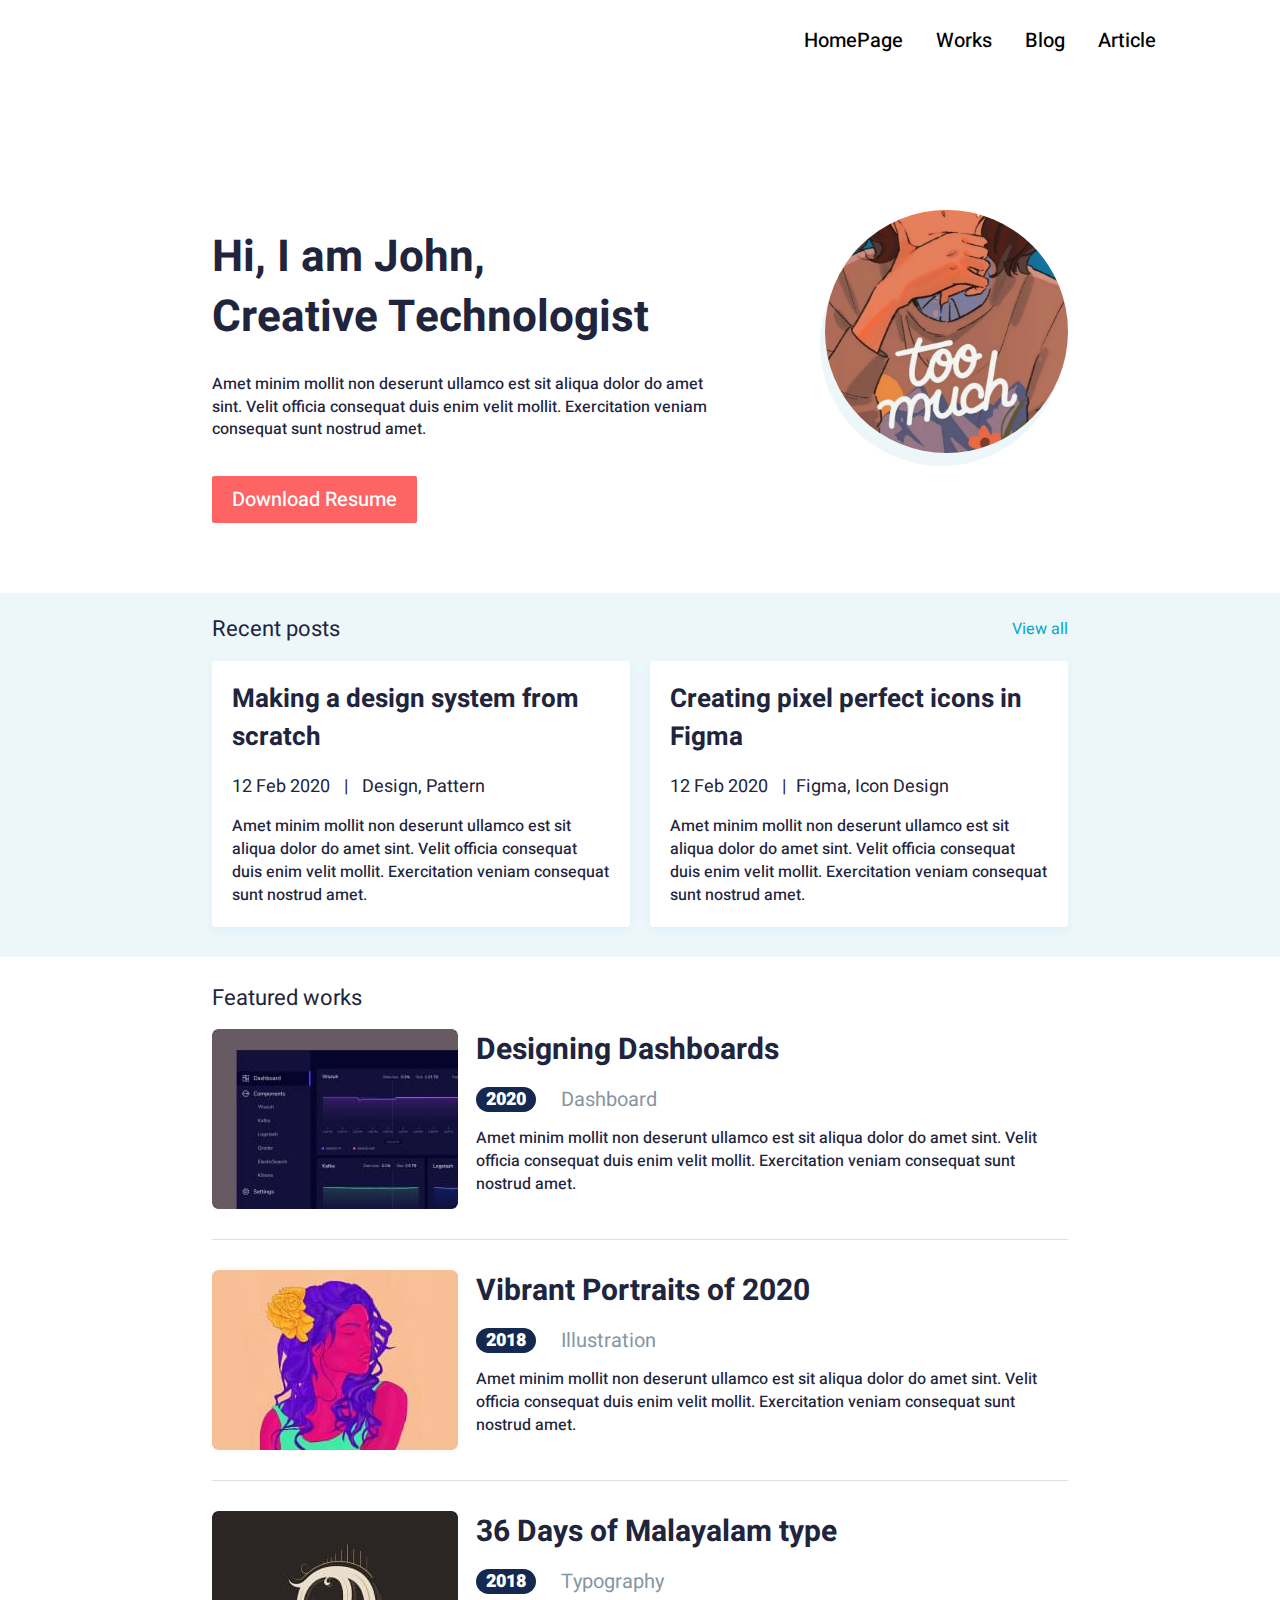
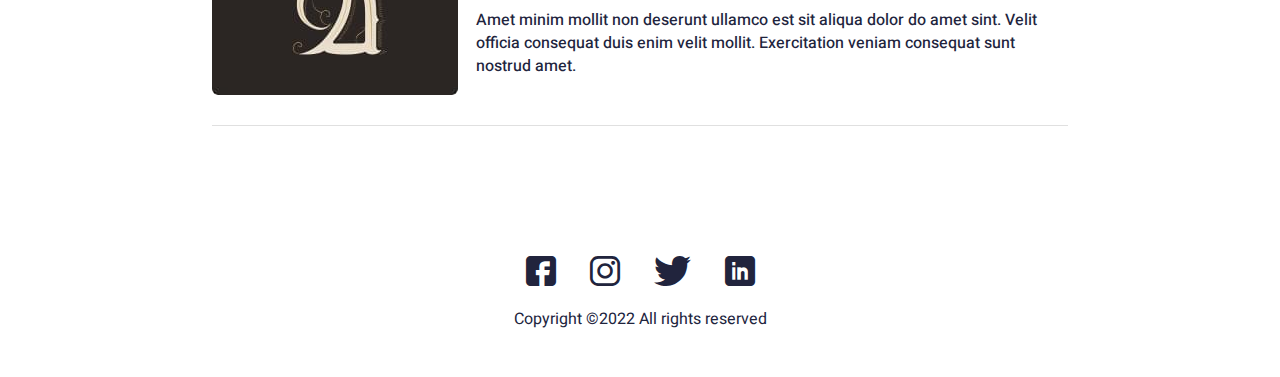
<file: index.html>
<!DOCTYPE html>
<html lang="ru">

<head>
	<title>HomePage</title>
	<meta charset="UTF-8">
	<meta name="format-detection" content="telephone=no">
	<!-- <style>body{opacity: 0;}</style> -->
	<link rel="stylesheet" href="css/style.min.css?_v=20220522211413">
	<link rel="shortcut icon" href="favicon.ico">
	<!-- <meta name="robots" content="noindex, nofollow"> -->
	<meta name="viewport" content="width=device-width, initial-scale=1.0">
</head>

<body>
	<div class="wrapper">
		<header class="header">
			<div class="header__container">
				<div class="header__menu menu">
					<button type="button" class="menu__icon icon-menu">
						<span></span>
					</button>
					<nav class="menu__body">
						<ul class="menu__list">
							<li class="menu__item"><a href="../index.html" class="menu__link undefined(link==1){_active}">HomePage</a></li>
							<li class="menu__item"><a href="../works.html" class="menu__link undefined(link==1){_active}">Works</a></li>
							<li class="menu__item"><a href="../blog.html" class="menu__link undefined(link==2){_active}">Blog</a></li>
							<li class="menu__item"><a href="../article.html" class="menu__link undefined(link==3){_active}">Article</a></li>
						</ul>
					</nav>
				</div>
			</div>
		</header>
		<main class="page">
			<section class="hello">
				<div class="hello__container _container">
					<div class="hello_content">
						<h1 class="hello__title title">Hi, I am John,<br>
							Creative Technologist</h1>
						<div class="hello__text text">
							Amet minim mollit non deserunt ullamco est sit aliqua dolor do amet sint. Velit officia consequat
							duis enim velit mollit. Exercitation veniam consequat sunt nostrud amet.
						</div>
						<a href="" class="hello__btn btn">Download Resume</a>
					</div>
					<div class="hello__avatar">
						<picture><source srcset="img/avatar2.webp" type="image/webp"><img style="margin-top: -99%;" src="img/avatar2.jpg" alt=""></picture>
						<!--for normal image , remove (margin-top: -99%;) -->
					</div>
				</div>
			</section>
			<section class="recent-posts">
				<div class="recent-posts__container">
					<div class="recent-posts__header">
						<div class="recent-posts__title title-posts">Recent posts</div>
						<a href="#" class="recent-posts__view-all">View all</a>
					</div>
					<div class="recent-posts__items">
						<div class="recent-posts__column">
							<article class="recent-posts__item recent-post">
								<a href="" class="recent-post__title">Making a design system from scratch</a>
								<div class="recent-post__info">12 Feb 2020 <span>|</span> Design, Pattern</div>
								<div class="recent-post__text text">Amet minim mollit non deserunt ullamco est sit aliqua dolor
									do amet sint. Velit officia consequat duis enim velit mollit. Exercitation veniam consequat
									sunt nostrud amet.</div>
							</article>
						</div>
						<div class="recent-posts__column">
							<article class="recent-posts__item recent-post">
								<a href="" class="recent-post__title">Creating pixel perfect icons in Figma</a>
								<div class="recent-post__info">12 Feb 2020 <span>|</span>Figma, Icon Design</div>
								<div class="recent-post__text text">Amet minim mollit non deserunt ullamco est sit aliqua dolor
									do amet sint. Velit officia consequat duis enim velit mollit. Exercitation veniam consequat
									sunt nostrud amet.</div>
							</article>
						</div>
					</div>
				</div>
			</section>
			<section class="featured-works">
				<div class="featured-works__container">
					<div class="featured-works__title title-posts">Featured works</div>
					<div class="featured-works__items works">
						<article class="works__item">
							<a href="" class="works__image">
								<img src="img/works/Rectangle 30.jpg" alt="Works #1">
							</a>
							<div class="works__body">
								<a href="" class="works__title">Designing Dashboards</a>
								<div class="works__info">
									<div class="works__year">2020</div>
									<div class="works__category">Dashboard</div>
								</div>
								<div class="works__text text">Amet minim mollit non deserunt ullamco est sit aliqua dolor do
									amet sint. Velit officia consequat duis enim velit mollit. Exercitation veniam consequat sunt
									nostrud amet.
								</div>
							</div>
						</article>
						<article class="works__item">
							<a href="" class="works__image">
								<img src="img/works/Rectangle 32.jpg" alt="Works #1">
							</a>
							<div class="works__body">
								<a href="" class="works__title">Vibrant Portraits of 2020</a>
								<div class="works__info">
									<div class="works__year">2018</div>
									<div class="works__category">Illustration</div>
								</div>
								<div class="works__text text">Amet minim mollit non deserunt ullamco est sit aliqua dolor do
									amet sint. Velit officia consequat duis enim velit mollit. Exercitation veniam consequat sunt
									nostrud amet.
								</div>
							</div>
						</article>
						<article class="works__item">
							<a href="" class="works__image">
								<img src="img/works/Rectangle 34.jpg" alt="Works #1">
							</a>
							<div class="works__body">
								<a href="" class="works__title">36 Days of Malayalam type</a>
								<div class="works__info">
									<div class="works__year">2018</div>
									<div class="works__category">Typography</div>
								</div>
								<div class="works__text text">Amet minim mollit non deserunt ullamco est sit aliqua dolor do
									amet sint. Velit officia consequat duis enim velit mollit. Exercitation veniam consequat sunt
									nostrud amet.
								</div>
							</div>
						</article>
					</div>
				</div>
			</section>
		</main>
		<footer class="footer">
			<div class="footer__container">
				<div class="footer_social social">
					<a href="" class="social__item _icon-fb"></a>
					<a href="" class="social__item _icon-insta"></a>
					<a href="" class="social__item _icon-tvit"></a>
					<a href="" class="social__item _icon-linkedin"></a>
				</div>
				<div class="footer__copy">Copyright ©2022 All rights reserved </div>
			</div>
		</footer>
	</div>
	<!-- <div id="popup" aria-hidden="true" class="popup">
	<div class="popup__wrapper">
		<div class="popup__content">
			<button data-close type="button" class="popup__close">Закрыть</button>
			<div class="popup__text">
				Text
			</div>
		</div>
	</div>
</div> -->
	<script src="js/app.min.js?_v=20220522211413"></script>
</body>

</html>
</file>
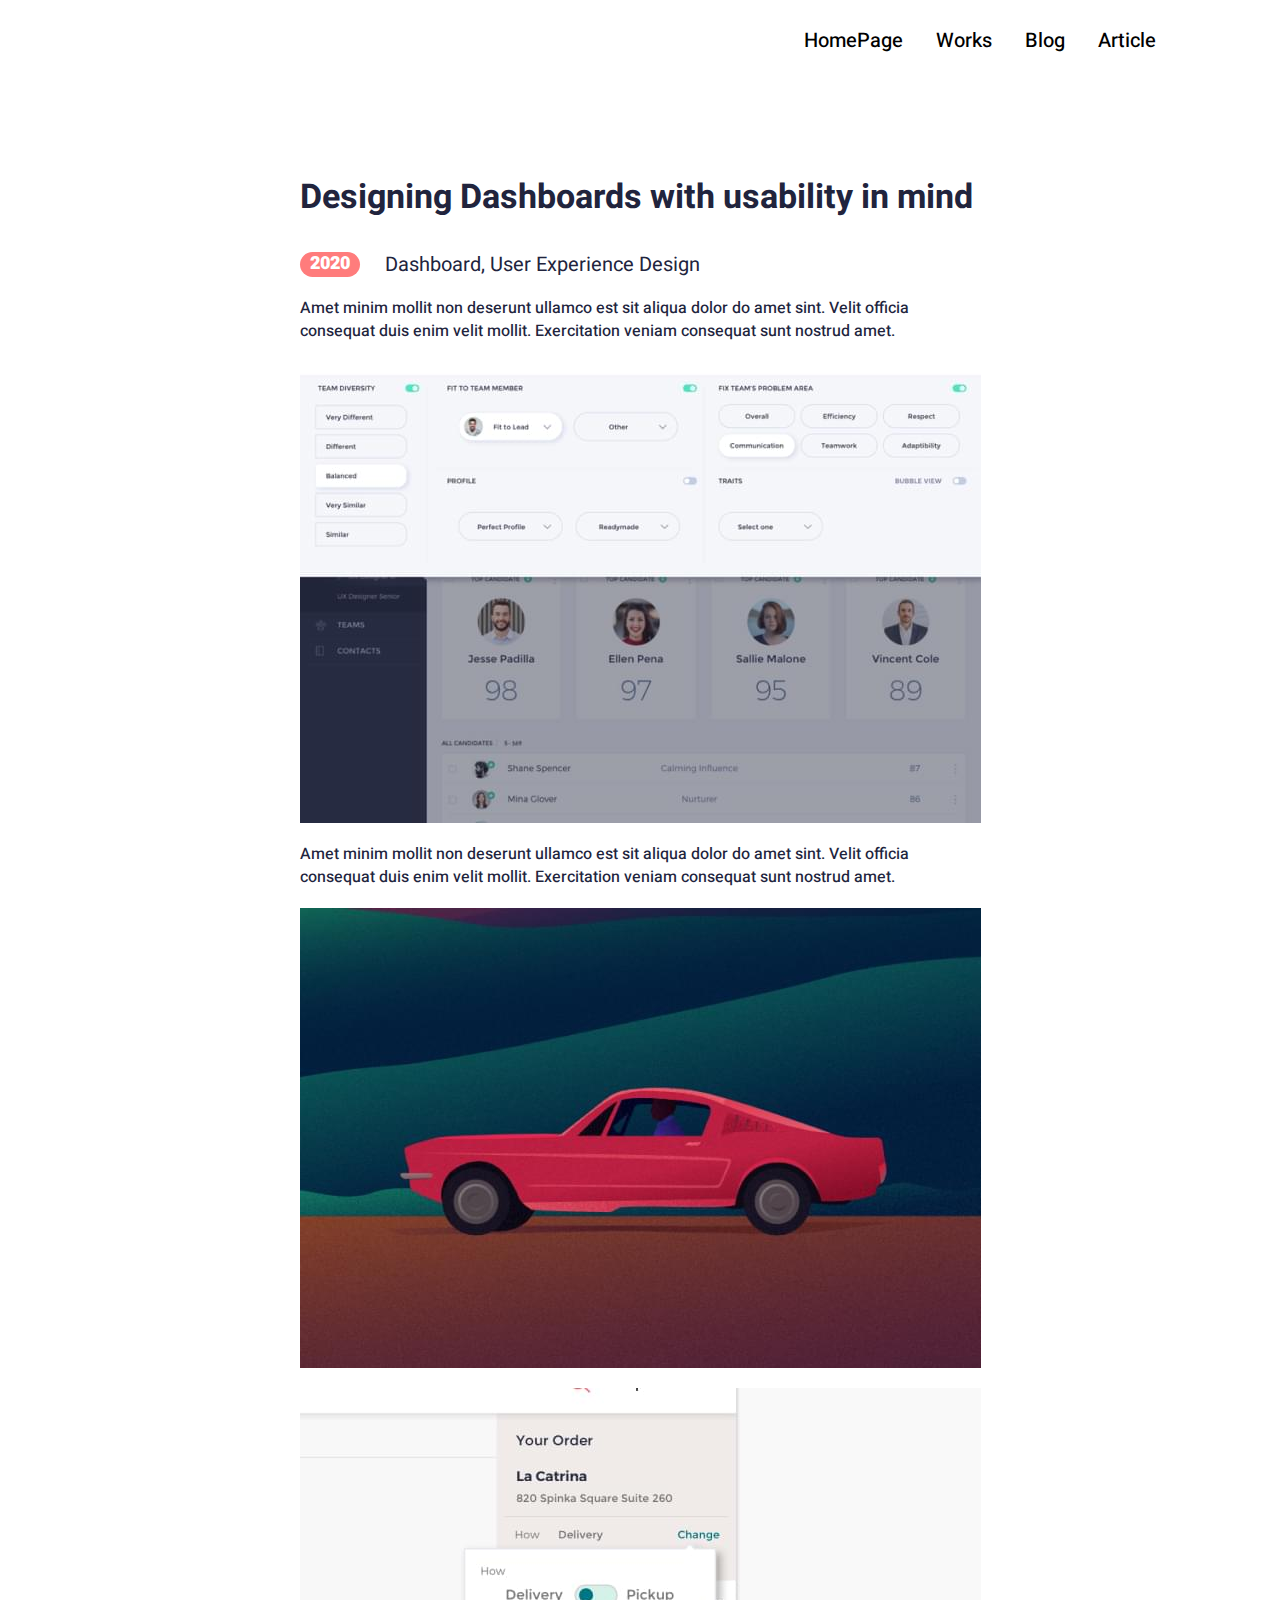
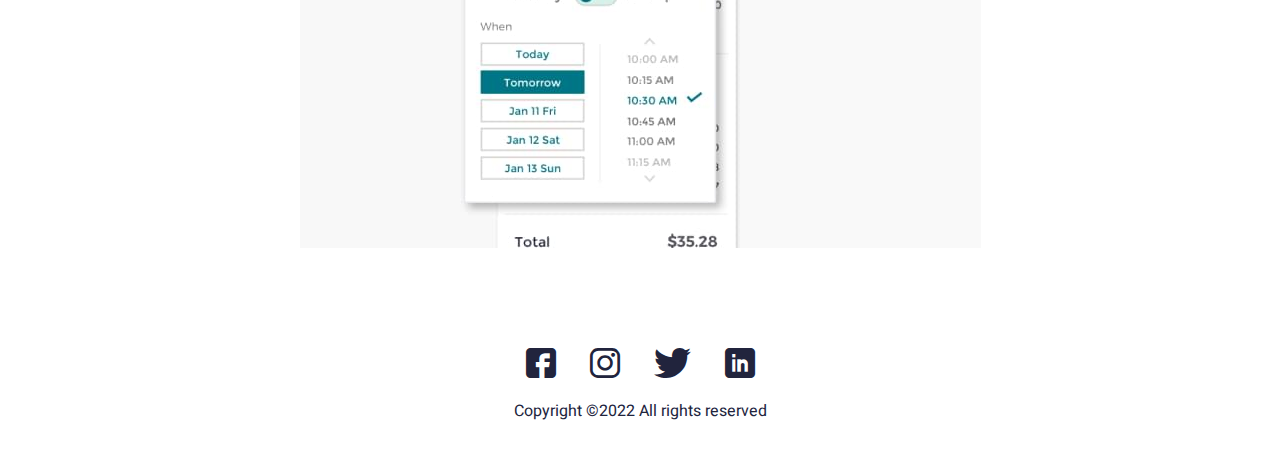
<file: article.html>
<!DOCTYPE html>
<html lang="ru">

<head>
	<title>Article</title>
	<meta charset="UTF-8">
	<meta name="format-detection" content="telephone=no">
	<!-- <style>body{opacity: 0;}</style> -->
	<link rel="stylesheet" href="css/style.min.css?_v=20220522211413">
	<link rel="shortcut icon" href="favicon.ico">
	<!-- <meta name="robots" content="noindex, nofollow"> -->
	<meta name="viewport" content="width=device-width, initial-scale=1.0">
</head>

<body>
	<div class="wrapper">
		<header class="header">
			<div class="header__container">
				<div class="header__menu menu">
					<button type="button" class="menu__icon icon-menu">
						<span></span>
					</button>
					<nav class="menu__body">
						<ul class="menu__list">
							<li class="menu__item"><a href="../index.html" class="menu__link undefined(link==1){_active}">HomePage</a></li>
							<li class="menu__item"><a href="../works.html" class="menu__link undefined(link==1){_active}">Works</a></li>
							<li class="menu__item"><a href="../blog.html" class="menu__link undefined(link==2){_active}">Blog</a></li>
							<li class="menu__item"><a href="../article.html" class="menu__link undefined(link==3){_active}">Article</a></li>
						</ul>
					</nav>
				</div>
			</div>
		</header>
		<main class="page">
			<div class="article">
				<h1 class="article__title">Designing Dashboards with usability in mind</h1>
				<div class="article__info">
					<div class="article__year">2020</div>
					<div class="article__category">Dashboard, User Experience Design</div>
				</div>
				<div class="article__text">
					<p>Amet minim mollit non deserunt ullamco est sit aliqua dolor do amet sint.
						Velit officia consequat duis enim velit mollit. Exercitation veniam consequat sunt nostrud amet.
					</p>
					<img src="img/article/Rectangle 4.jpg" alt="">
					<p>Amet minim mollit non deserunt ullamco est sit aliqua dolor do amet sint.
						Velit officia consequat duis enim velit mollit. Exercitation veniam consequat sunt nostrud amet.
					</p>
					<img src="img/article/Rectangle 6.jpg" alt="">
					<img src="img/article/Rectangle 8.jpg" alt="">
				</div>
			</div>
		</main>
		<footer class="footer">
			<div class="footer__container">
				<div class="footer_social social">
					<a href="" class="social__item _icon-fb"></a>
					<a href="" class="social__item _icon-insta"></a>
					<a href="" class="social__item _icon-tvit"></a>
					<a href="" class="social__item _icon-linkedin"></a>
				</div>
				<div class="footer__copy">Copyright ©2022 All rights reserved </div>
			</div>
		</footer>
	</div>
	<!-- <div id="popup" aria-hidden="true" class="popup">
	<div class="popup__wrapper">
		<div class="popup__content">
			<button data-close type="button" class="popup__close">Закрыть</button>
			<div class="popup__text">
				Text
			</div>
		</div>
	</div>
</div> -->
	<script src="js/app.min.js?_v=20220522211413"></script>
</body>

</html>
</file>
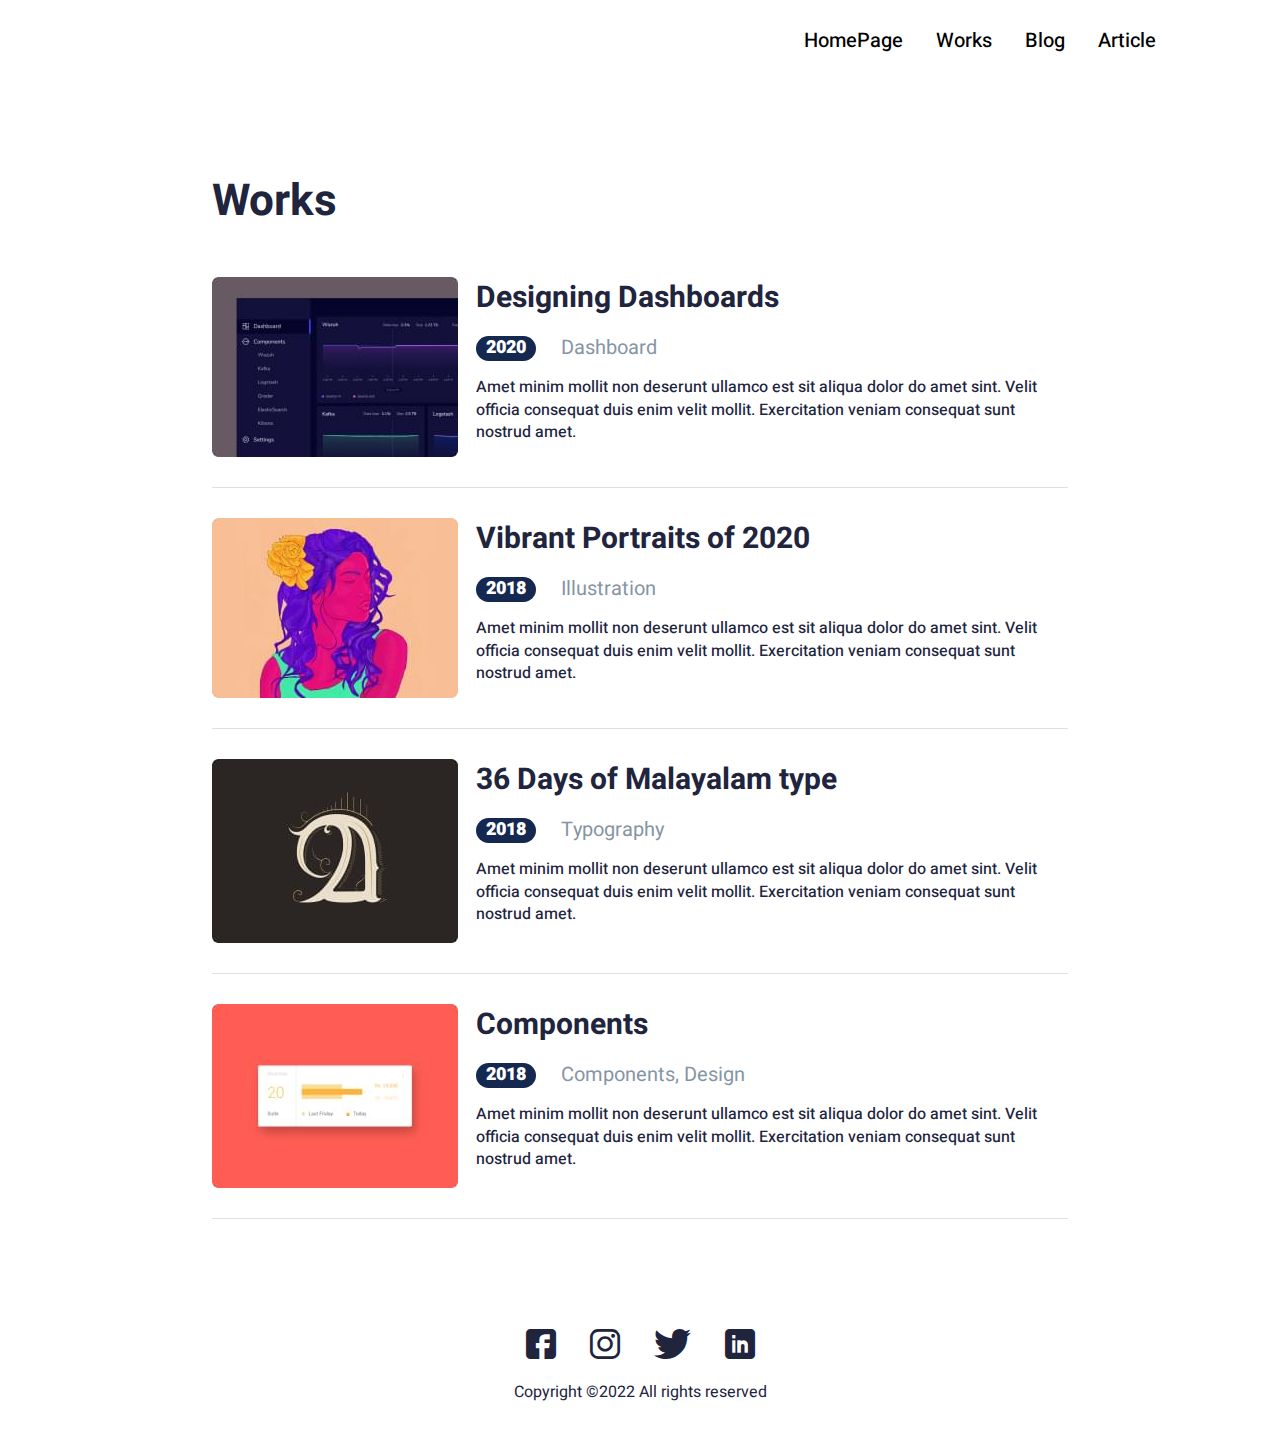
<file: works.html>
<!DOCTYPE html>
<html lang="ru">

<head>
	<title>Works</title>
	<meta charset="UTF-8">
	<meta name="format-detection" content="telephone=no">
	<!-- <style>body{opacity: 0;}</style> -->
	<link rel="stylesheet" href="css/style.min.css?_v=20220522211413">
	<link rel="shortcut icon" href="favicon.ico">
	<!-- <meta name="robots" content="noindex, nofollow"> -->
	<meta name="viewport" content="width=device-width, initial-scale=1.0">
</head>

<body>
	<div class="wrapper">
		<header class="header">
			<div class="header__container">
				<div class="header__menu menu">
					<button type="button" class="menu__icon icon-menu">
						<span></span>
					</button>
					<nav class="menu__body">
						<ul class="menu__list">
							<li class="menu__item"><a href="../index.html" class="menu__link undefined(link==1){_active}">HomePage</a></li>
							<li class="menu__item"><a href="../works.html" class="menu__link undefined(link==1){_active}">Works</a></li>
							<li class="menu__item"><a href="../blog.html" class="menu__link undefined(link==2){_active}">Blog</a></li>
							<li class="menu__item"><a href="../article.html" class="menu__link undefined(link==3){_active}">Article</a></li>
						</ul>
					</nav>
				</div>
			</div>
		</header>
		<main class="page">
			<div class="works page__container">
				<h1 class="works__main-title title">Works</h1>
				<div class="works__items">
					<article class="works__item">
						<a href="" class="works__image">
							<img src="img/works/Rectangle 30.jpg" alt="Works #1">
						</a>
						<div class="works__body">
							<a href="" class="works__title">Designing Dashboards</a>
							<div class="works__info">
								<div class="works__year">2020</div>
								<div class="works__category">Dashboard</div>
							</div>
							<div class="works__text text">Amet minim mollit non deserunt ullamco est sit aliqua dolor do
								amet sint. Velit officia consequat duis enim velit mollit. Exercitation veniam consequat sunt
								nostrud amet.
							</div>
						</div>
					</article>
					<article class="works__item">
						<a href="" class="works__image">
							<img src="img/works/Rectangle 32.jpg" alt="Works #1">
						</a>
						<div class="works__body">
							<a href="" class="works__title">Vibrant Portraits of 2020</a>
							<div class="works__info">
								<div class="works__year">2018</div>
								<div class="works__category">Illustration</div>
							</div>
							<div class="works__text text">Amet minim mollit non deserunt ullamco est sit aliqua dolor do
								amet sint. Velit officia consequat duis enim velit mollit. Exercitation veniam consequat sunt
								nostrud amet.
							</div>
						</div>
					</article>
					<article class="works__item">
						<a href="" class="works__image">
							<img src="img/works/Rectangle 34.jpg" alt="Works #1">
						</a>
						<div class="works__body">
							<a href="" class="works__title">36 Days of Malayalam type</a>
							<div class="works__info">
								<div class="works__year">2018</div>
								<div class="works__category">Typography</div>
							</div>
							<div class="works__text text">Amet minim mollit non deserunt ullamco est sit aliqua dolor do
								amet sint. Velit officia consequat duis enim velit mollit. Exercitation veniam consequat sunt
								nostrud amet.
							</div>
						</div>
					</article>
					<article class="works__item">
						<a href="" class="works__image">
							<img src="img/works/Rectangle 36.jpg" alt="Works #1">
						</a>
						<div class="works__body">
							<a href="" class="works__title">Components</a>
							<div class="works__info">
								<div class="works__year">2018</div>
								<div class="works__category">Components, Design</div>
							</div>
							<div class="works__text text">Amet minim mollit non deserunt ullamco est sit aliqua dolor do
								amet sint. Velit officia consequat duis enim velit mollit. Exercitation veniam consequat sunt
								nostrud amet.
							</div>
						</div>
					</article>
				</div>
			</div>
		</main>
		<footer class="footer">
			<div class="footer__container">
				<div class="footer_social social">
					<a href="" class="social__item _icon-fb"></a>
					<a href="" class="social__item _icon-insta"></a>
					<a href="" class="social__item _icon-tvit"></a>
					<a href="" class="social__item _icon-linkedin"></a>
				</div>
				<div class="footer__copy">Copyright ©2022 All rights reserved </div>
			</div>
		</footer>
	</div>
	<!-- <div id="popup" aria-hidden="true" class="popup">
	<div class="popup__wrapper">
		<div class="popup__content">
			<button data-close type="button" class="popup__close">Закрыть</button>
			<div class="popup__text">
				Text
			</div>
		</div>
	</div>
</div> -->
	<script src="js/app.min.js?_v=20220522211413"></script>
</body>

</html>
</file>
<file: css/style.min.css>
@charset "UTF-8";@import url(https://fonts.googleapis.com/css?family=Heebo:100,200,300,regular,500,600,700,800,900&display=swap);@font-face{font-family:icons;font-display:swap;src:url(../fonts/icons.woff2) format("woff2"),url(../fonts/icons.woff) format("woff");font-weight:400;font-style:normal}[class*=_icon-]:before{font-family:icons;font-style:normal;font-weight:400;font-variant:normal;text-transform:none;line-height:1;-webkit-font-smoothing:antialiased;-moz-osx-font-smoothing:grayscale}[class*=_icon-]:before{display:block}._icon-fb:before{content:"\e900"}._icon-insta:before{content:"\e901"}._icon-linkedin:before{content:"\e902"}._icon-tvit:before{content:"\e903"}*{padding:0;margin:0;border:0}*,:after,:before{-webkit-box-sizing:border-box;box-sizing:border-box}body,html{height:100%;min-width:320px}body{color:#21243d;line-height:1;font-family:Heebo;font-size:1rem;-ms-text-size-adjust:100%;-moz-text-size-adjust:100%;-webkit-text-size-adjust:100%;-webkit-font-smoothing:antialiased;-moz-osx-font-smoothing:grayscale}button,input,textarea{font-family:Heebo;font-size:inherit}button{cursor:pointer;color:inherit;background-color:inherit}a{color:inherit}a:link,a:visited{text-decoration:none}a:hover{text-decoration:none}ul li{list-style:none}img{vertical-align:top}h1,h2,h3,h4,h5,h6{font-weight:inherit;font-size:inherit}.lock body{overflow:hidden;-ms-touch-action:none;touch-action:none}.wrapper{min-height:100%;display:-webkit-box;display:-ms-flexbox;display:flex;-webkit-box-orient:vertical;-webkit-box-direction:normal;-ms-flex-direction:column;flex-direction:column;overflow:hidden}.wrapper>main{-webkit-box-flex:1;-ms-flex:1 1 auto;flex:1 1 auto}.wrapper>*{min-width:0}[class*=__container]{max-width:53.5rem;-webkit-box-sizing:content-box;box-sizing:content-box;margin:0 auto;padding:0 .9375rem}.social{display:-webkit-box;display:-ms-flexbox;display:flex;-webkit-box-pack:center;-ms-flex-pack:center;justify-content:center;-webkit-box-align:center;-ms-flex-align:center;align-items:center}.social__item{-webkit-transition:color .3s ease 0s;-o-transition:color .3s ease 0s;transition:color .3s ease 0s;margin:0 17px;font-size:30px;color:inherit}.btn{background:#ff6464;border-radius:2px;font-weight:500;font-size:20px;line-height:145%;height:47px;display:-webkit-inline-box;display:-ms-inline-flexbox;display:inline-flex;-webkit-box-align:center;-ms-flex-align:center;align-items:center;-webkit-box-pack:center;-ms-flex-pack:center;justify-content:center;text-align:center;padding:0 20px;color:#fff;-webkit-transition:background-color .3s ease 0s;-o-transition:background-color .3s ease 0s;transition:background-color .3s ease 0s}.btn._fw{width:100%}[class*=-ibg]{position:relative}[class*=-ibg] img{position:absolute;width:100%;height:100%;top:0;left:0;-o-object-fit:cover;object-fit:cover}[class*=-ibg_contain] img{-o-object-fit:contain;object-fit:contain}.header__container{max-width:1032px}.header__menu{padding:10px 0;height:82px;-webkit-box-align:center;-ms-flex-align:center;align-items:center;display:-webkit-box;display:-ms-flexbox;display:flex;-webkit-box-pack:end;-ms-flex-pack:end;justify-content:flex-end}.menu__list li{margin:0 0 30px 0}.menu__list li:last-child{margin:0}.menu__link{font-size:20px;font-weight:500;color:#000;-webkit-transition:color .3s ease 0s;-o-transition:color .3s ease 0s;transition:color .3s ease 0s}.menu__link._active{color:#ff6464}.icon-menu{display:none}.works__items{padding:0 0 60px 0}.works__main-title{margin:0 0 45px 0}.works__item{padding:0 0 30px 0;margin:0 0 30px 0;border-bottom:1px solid #e0e0e0}.works__item:last-child{margin-bottom:0}.works__image{-webkit-box-flex:0;-ms-flex:0 0 246px;flex:0 0 246px;border-radius:6px;display:block;min-height:180px;overflow:hidden}.works__body{-webkit-box-flex:1;-ms-flex:1 1 auto;flex:1 1 auto}.works__title{color:inherit;display:inline-block;font-size:30px;font-weight:700;line-height:146.6666666667%;margin:0 0 15px 0;-webkit-transition:color .3s ease 0s;-o-transition:color .3s ease 0s;transition:color .3s ease 0s}.works__info{display:-webkit-box;display:-ms-flexbox;display:flex;-webkit-box-align:center;-ms-flex-align:center;align-items:center;margin:0 0 15px 0}.works__year{background:#142850;border-radius:16px;height:25px;padding:0 10px;display:-webkit-inline-box;display:-ms-inline-flexbox;display:inline-flex;-webkit-box-pack:center;-ms-flex-pack:center;justify-content:center;-webkit-box-align:center;-ms-flex-align:center;align-items:center;color:#fff;font-weight:900;font-size:18px}.works__category{color:#8695a4;font-size:20px;margin:0 0 0 25px}.footer{text-align:center;padding:50px 0}.footer_social{margin:0 0 25px 0}.hello{padding:38px 0 70px 0}.hello__container{display:-webkit-box;display:-ms-flexbox;display:flex}.hello_content{-webkit-box-align:start;-ms-flex-align:start;align-items:flex-start;padding:18px 110px 0 0;-webkit-box-flex:1;-ms-flex:1 1 auto;flex:1 1 auto}.hello_content :last-child{margin-bottom:0}.hello__title{margin:0 0 25px 0}.hello__text{margin:0 0 35px 0}.hello__btn{margin:0 0 25px 0}.hello__avatar{-webkit-box-flex:0;-ms-flex:0 0 243px;flex:0 0 243px;height:243px;position:relative;border-radius:50%;overflow:hidden;-webkit-box-shadow:-5px 13px 0 0 #edf7fa;box-shadow:-5px 13px 0 0 #edf7fa}.hello__avatar img{max-width:100%}.title{font-size:44px;font-weight:700;color:#21243d;line-height:136.3636363636%}.article__text p,.text{font-size:16px;font-weight:500;line-height:143.75%;color:#21243d}.page{padding:90px 0 0 0}.recent-posts{background:#edf7fa;padding:25px 0 13px 0}.recent-posts__header{display:-webkit-box;display:-ms-flexbox;display:flex;margin:0 0 20px 0}.recent-posts__title{padding:0 20px 0 0;-webkit-box-flex:1;-ms-flex:1 1 auto;flex:1 1 auto}.recent-posts__view-all{-webkit-box-flex:0;-ms-flex:0 0 auto;flex:0 0 auto;font-size:16px;line-height:23px;color:#00a8cc}.recent-posts__items{margin:0 -10px}.recent-posts__column{-webkit-box-flex:0;-ms-flex:0 1 50%;flex:0 1 50%;padding:0 10px;margin:0 0 17px 0}.recent-post{height:100%;background-color:#fff;-webkit-box-shadow:0 4px 10px rgba(187,225,250,.25);box-shadow:0 4px 10px rgba(187,225,250,.25);border-radius:4px;padding:20px}.recent-post :last-child{margin-bottom:0}.recent-post__title{display:inline-block;color:inherit;font-size:26px;font-weight:700;line-height:146.1538461538%;-webkit-transition:color .3s ease 0s;-o-transition:color .3s ease 0s;transition:color .3s ease 0s;margin:0 0 17px 0}.recent-post__info{margin:0 0 15px 0;font-size:18px;line-height:144.4444444444%}.recent-post__info span{margin:0 10px}.recent-post__text{margin:0 0 15px 0}.title-posts{font-size:22px}.featured-works{padding:30px 0 80px 0}.featured-works__title{margin:0 0 20px 0}.blog{padding-bottom:50px}.blog_title{margin:0 0 50px 0}.blog__article-name{font-size:30px;font-weight:500;display:inline-block;line-height:146.6666666667%;-webkit-transition:color .3s ease 0s;-o-transition:color .3s ease 0s;transition:color .3s ease 0s;margin:0 0 10px 0;color:inherit}.blog__item{border-bottom:1px solid #e0e0e0;padding:0 0 30px 0;margin:0 0 30px 0}.blog__item:last-child{margin:0}.blog__info{display:-webkit-box;display:-ms-flexbox;display:flex;font-size:20px;margin:0 0 10px 0}.blog__separator{margin:0 15px}.blog__category{color:#8695a4}.article{max-width:700px;padding:0 10px 30px;margin:0 auto}.article__title{font-size:34px;font-weight:700;line-height:147.0588235294%;margin:0 0 30px 0}.article__info{display:-webkit-box;display:-ms-flexbox;display:flex;margin:0 0 20px 0}.article__year{background:#ff7c7c;border-radius:16px;height:25px;padding:0 10px;font-size:18px;font-weight:900;display:-webkit-box;display:-ms-flexbox;display:flex;-webkit-box-pack:center;-ms-flex-pack:center;justify-content:center;-webkit-box-align:center;-ms-flex-align:center;align-items:center;color:#fff}.article__category{-ms-flex-item-align:center;-ms-grid-row-align:center;align-self:center;font-size:20px;line-height:125%;margin:0 0 0 25px}.article__text p{margin:0 0 20px 0}.article__text img{min-width:100%;margin:0 0 20px 0}@media (min-width:47.99875em){.menu__list{display:-webkit-box;display:-ms-flexbox;display:flex}.menu__list li{margin:0 33px 0 0}.works__item{display:-webkit-box;display:-ms-flexbox;display:flex;-webkit-box-align:start;-ms-flex-align:start;align-items:flex-start}.works__body{padding:0 0 0 18px}.recent-posts__items{display:-webkit-box;display:-ms-flexbox;display:flex}}@media (max-width:55.375em){.hello{padding:0 0 70px 0}.hello_content{padding:18px 50px 0 0}}@media (max-width:47.99875em){.header__menu{height:50px}.menu__body{position:fixed;width:100%;height:100%;top:0;left:-100%;overflow:auto;background-color:rgba(255,100,100,.9);padding:70px 10px 30px 10px;-webkit-transition:left .3s ease 0s;-o-transition:left .3s ease 0s;transition:left .3s ease 0s;z-index:4}.menu-open .menu__body{left:0}.menu__link{font-size:40px;display:block;text-align:center}.icon-menu{display:block;position:relative;width:1.875rem;height:1.125rem;cursor:pointer;z-index:5}.icon-menu span,.icon-menu::after,.icon-menu::before{content:"";-webkit-transition:all .3s ease 0s;-o-transition:all .3s ease 0s;transition:all .3s ease 0s;right:0;position:absolute;width:100%;height:.125rem;background-color:#000}.icon-menu::before{top:0}.icon-menu::after{bottom:0}.icon-menu span{top:calc(50% - .0625rem)}.menu-open .icon-menu span{width:0}.menu-open .icon-menu::before{top:calc(50% - .0625rem);-webkit-transform:rotate(-45deg);-ms-transform:rotate(-45deg);transform:rotate(-45deg)}.menu-open .icon-menu::after{bottom:calc(50% - .0625rem);-webkit-transform:rotate(45deg);-ms-transform:rotate(45deg);transform:rotate(45deg)}.works__items{padding:0 0 30px 0}.works__main-title{margin:0 0 20px 0}.works__image{margin:0 0 17px 0}.works__image img{width:339px;max-width:100%}.works__title{font-size:24px}.footer{padding:30px 0}.hello{padding:0 0 60px 0}.hello__container{text-align:center;-webkit-box-orient:vertical;-webkit-box-direction:reverse;-ms-flex-direction:column-reverse;flex-direction:column-reverse}.hello_content{padding:0}.hello__title{margin:0 0 20px 0}.hello__text{padding:0 15px;margin:0 0 25px 0}.hello__btn{margin:0 0 20px 0}.hello__avatar{margin:0 0 34px 0;width:170px;height:170px;-webkit-box-flex:0;-ms-flex:0 0 170px;flex:0 0 170px;display:block;margin-left:auto;margin-right:auto}.title{font-size:32px}.page{padding:30px 0 0 0}.recent-posts{padding:25px 0 23px 0}.recent-posts__view-all{display:none}.recent-post{padding:15px}.recent-post__title{font-size:22px;margin:0 0 10px 0}.recent-post__info{font-size:16px;margin:0 0 10px 0}.title-posts{text-align:center;font-size:18px}.featured-works{padding:30px 0 30px 0}.featured-works__items{display:-webkit-box;display:-ms-flexbox;display:flex;overflow:auto}.featured-works__items .works__item{-webkit-box-flex:0;-ms-flex:0 0 90%;flex:0 0 90%;margin:0 15px 0 0}.blog{padding-bottom:30px}.blog_title{margin:0 0 20px 0}.blog__article-name{font-size:26px}.blog__item{margin:0 0 25px 0;padding:0 0 25px 0}.blog__info{font-size:16px}.article__title{font-size:30px}.article__category{font-size:18px}.article__text img{max-width:100%}}@media (any-hover:hover){.social__item:hover{color:#ff6464}.btn:hover{background-color:#bb4949}.menu__link:hover{color:#ff6464}.works__title:hover{color:#ff6464}.recent-post__title:hover{color:#ff6464}.blog__article-name:hover{color:#ff6464}}
</file>
